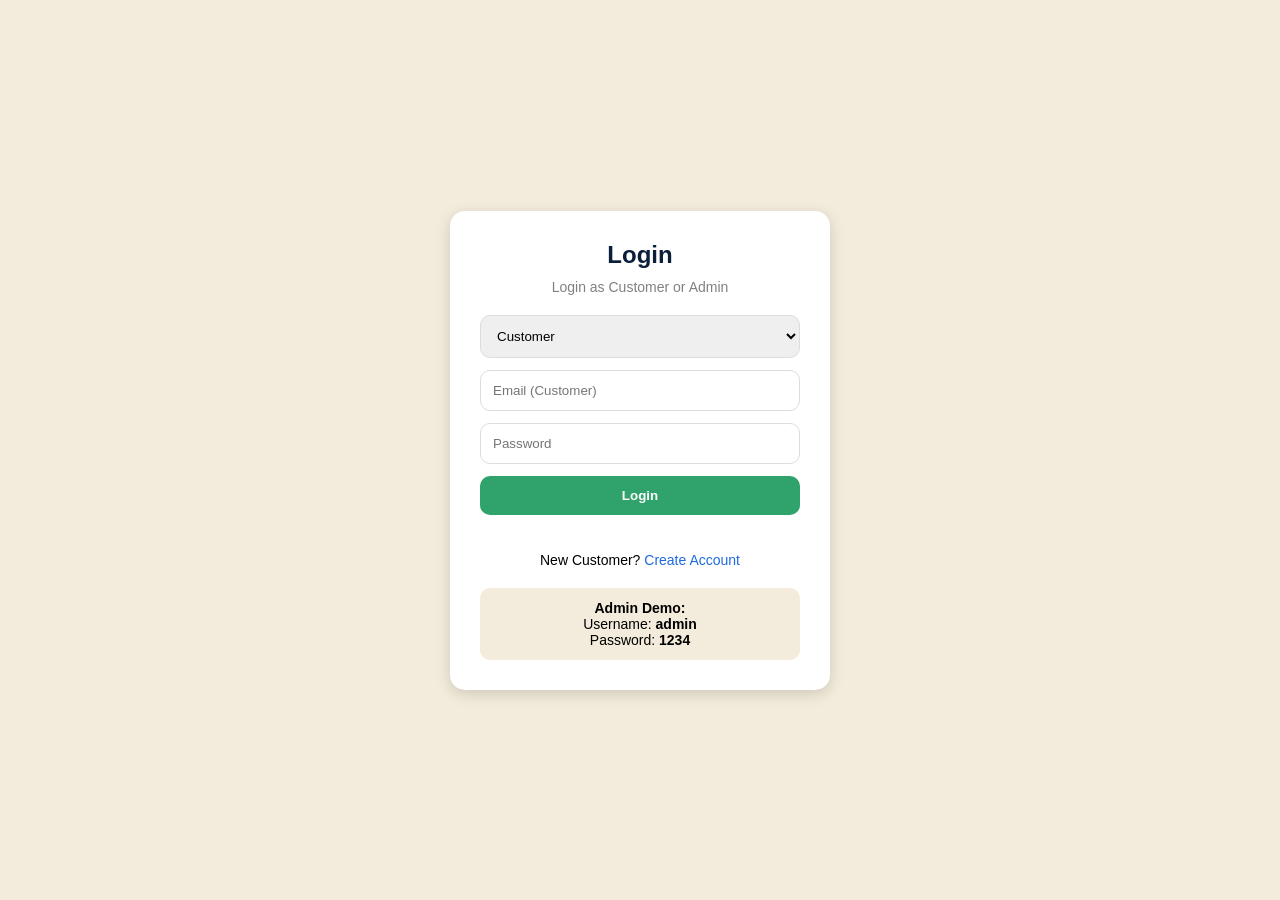
<file: customer-dashboard.html>
<!DOCTYPE html>
<html lang="en">
<head>
  <meta charset="UTF-8" />
  <meta name="viewport" content="width=device-width, initial-scale=1.0" />
  <title>My Account - Online Store</title>
  <link rel="stylesheet" href="register.css" />
</head>
<body>
  <div class="container customer-dash">
    <h2>My Account</h2>
    <p class="subtitle">Signed in as <span id="customerEmailDisplay"></span></p>

    <p class="link"><a href="index.html">Back to Store</a></p>

    <h3 class="dash-section-title">My Orders</h3>
    <div id="customerOrdersContainer" class="customer-orders"></div>

    <button type="button" id="customerDashLogoutBtn">Logout</button>
  </div>

  <script src="customer-dashboard.js"></script>
</body>
</html>
</file>
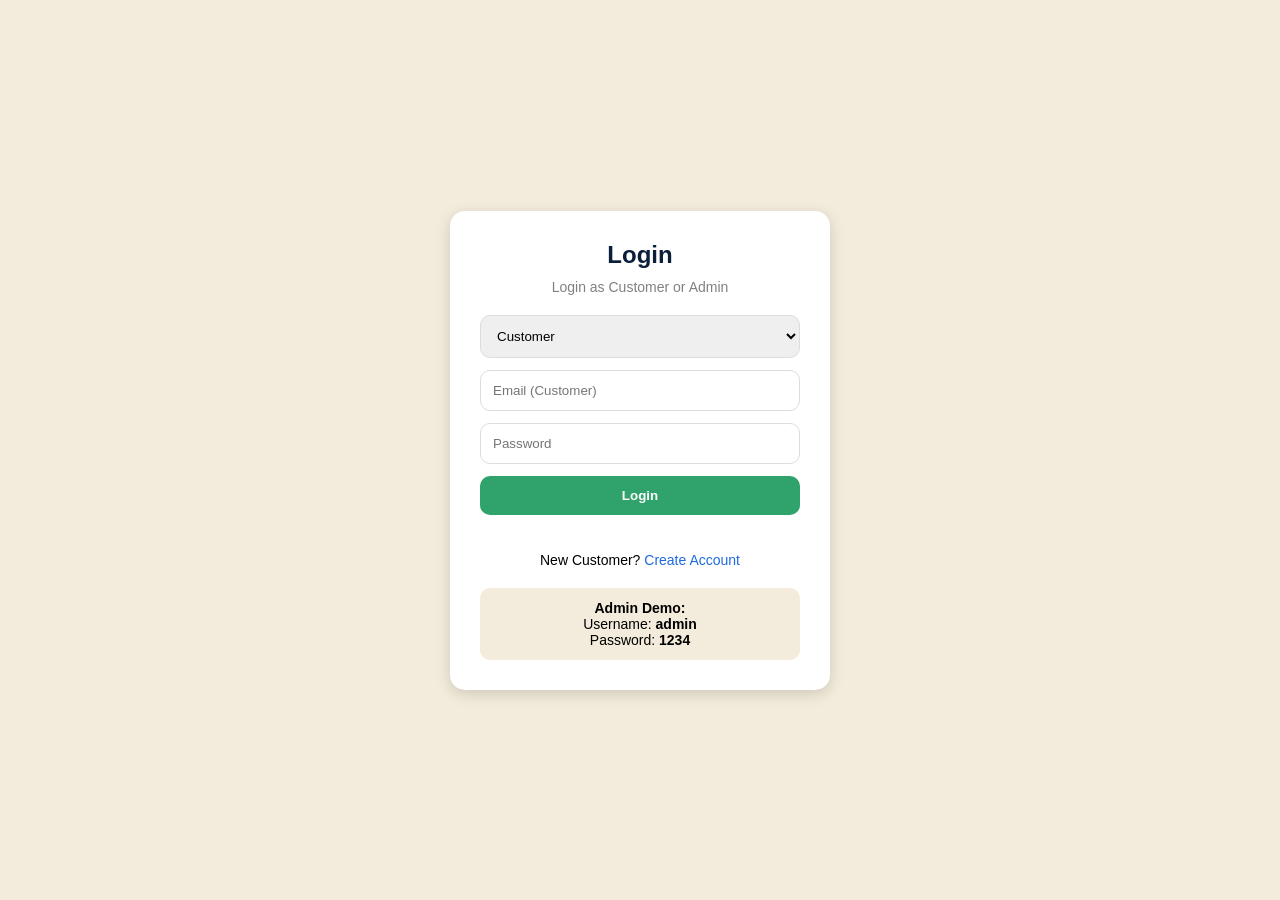
<file: dashboard.html>
<!DOCTYPE html>
<html lang="en">
<head>
  <meta charset="UTF-8" />
  <meta name="viewport" content="width=device-width, initial-scale=1.0" />
  <title>Dashboard - Online Store</title>
  <link rel="stylesheet" href="dashboard.css" />
</head>

<body>

  <div class="dashboard">

    <!-- SIDEBAR -->
    <aside class="sidebar">
      <h2>Admin Panel</h2>

      <a href="#dashboard-home" class="active">Dashboard</a>
      <a href="#products">Manage Products</a>
      <a href="#orders">View Orders</a>

      <button id="logoutBtn">Logout</button>
    </aside>

    <!-- MAIN CONTENT -->
    <main class="content">
      <header class="topbar" id="dashboard-home">
        <h1>Dashboard</h1>
        <p>Welcome, <span id="adminName"></span> 👋</p>
      </header>

      <!-- STATS -->
      <section class="stats">
        <div class="stat-card">
          <h3>Total Products</h3>
          <p id="totalProducts">0</p>
        </div>

        <div class="stat-card">
          <h3>Total Orders</h3>
          <p id="totalOrders">0</p>
        </div>

        <div class="stat-card">
          <h3>Total Revenue</h3>
          <p id="totalRevenue">$0</p>
        </div>
      </section>

      <!-- ADD PRODUCT -->
      <section class="add-product" id="products">
        <h2>Add New Product</h2>

        <form id="productForm">
          <input type="text" id="productName" placeholder="Product Name" required />
          <input type="number" id="productPrice" placeholder="Price" required />
          <input type="text" id="productCategory" placeholder="Category (women/men/couple)" required />
          <input type="text" id="productImage" placeholder="Image file (example: girl.jpg)" required />
          <textarea id="productDesc" placeholder="Description" required></textarea>

          <button type="submit">Add Product</button>
        </form>

        <p id="productMsg"></p>
      </section>

      <!-- PRODUCT LIST -->
      <section class="product-list">
        <h2>Products List</h2>
        <div id="productsContainer"></div>
      </section>

      <!-- ORDERS -->
      <section class="orders" id="orders">
        <h2>Orders</h2>
        <div id="ordersContainer"></div>
      </section>

    </main>
  </div>

  <script src="catalog.js"></script>
  <script src="dashboard.js"></script>
</body>
</html>
</file>
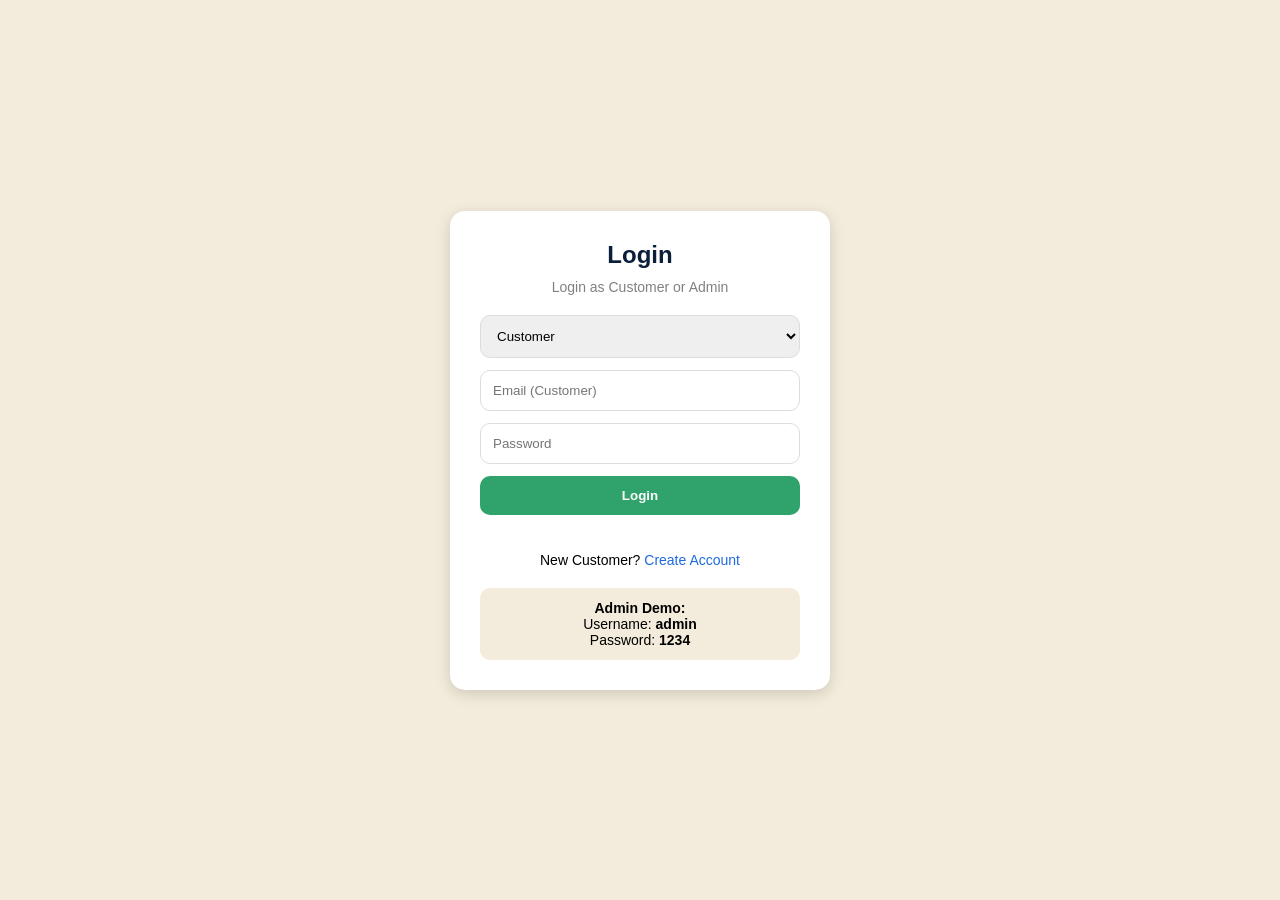
<file: login.html>
<!DOCTYPE html>
<html lang="en">
<head>
  <meta charset="UTF-8" />
  <meta name="viewport" content="width=device-width, initial-scale=1.0" />
  <title>Login - Online Store</title>
  <link rel="stylesheet" href="login.css" />
</head>

<body>

  <div class="login-container">
    <h2>Login</h2>
    <p class="subtitle">Login as Customer or Admin</p>

    <form id="loginForm">

      <!-- ROLE SELECT -->
      <select id="role" required>
        <option value="customer">Customer</option>
        <option value="admin">Admin</option>
      </select>

      <input type="email" id="email" placeholder="Email (Customer)" />
      <input type="text" id="username" placeholder="Username (Admin)" style="display:none;" />

      <input type="password" id="password" placeholder="Password" required />

      <button type="submit">Login</button>

      <p id="loginMsg"></p>
    </form>

    <p class="register-link">
      New Customer? <a href="register.html">Create Account</a>
    </p>

    <div class="demo-info">
      <p><b>Admin Demo:</b></p>
      <p>Username: <b>admin</b></p>
      <p>Password: <b>1234</b></p>
    </div>
  </div>

  <script src="login.js"></script>
</body>
</html>
</file>
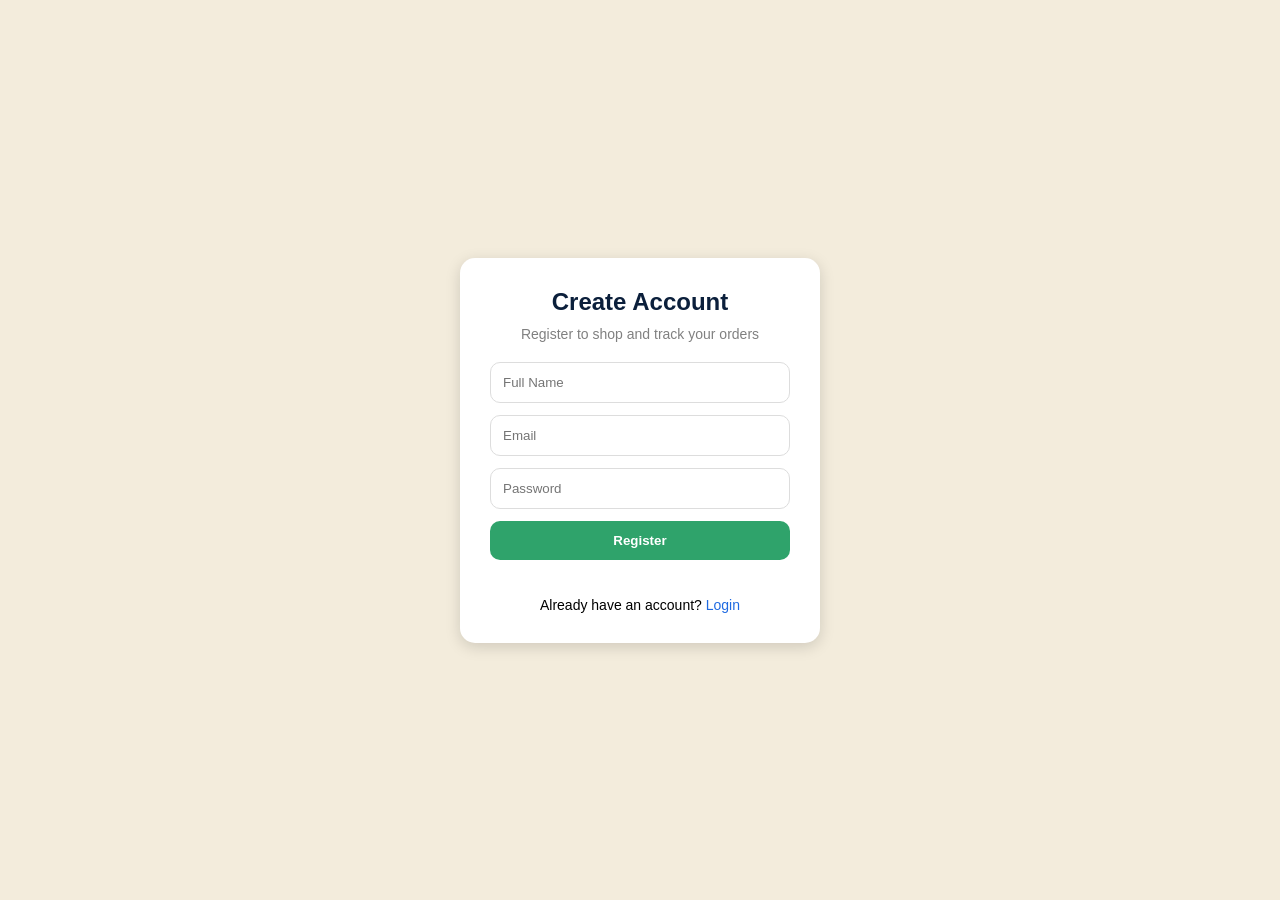
<file: register.html>
<!DOCTYPE html>
<html lang="en">
<head>
  <meta charset="UTF-8" />
  <meta name="viewport" content="width=device-width, initial-scale=1.0" />
  <title>Register - Online Store</title>
  <link rel="stylesheet" href="register.css" />
</head>

<body>
  <div class="container">
    <h2>Create Account</h2>
    <p class="subtitle">Register to shop and track your orders</p>

    <form id="registerForm">
      <input type="text" id="fullName" placeholder="Full Name" required />
      <input type="email" id="email" placeholder="Email" required />
      <input type="password" id="password" placeholder="Password" required />

      <button type="submit">Register</button>
      <p id="msg"></p>
    </form>

    <p class="link">
      Already have an account? <a href="login.html">Login</a>
    </p>
  </div>

  <script src="register.js"></script>
</body>
</html>
</file>
<file: register.css>
* {
  margin: 0;
  padding: 0;
  box-sizing: border-box;
  font-family: Arial, sans-serif;
}

body {
  background: #f3ecdc;
  height: 100vh;
  display: flex;
  justify-content: center;
  align-items: center;
}

.container {
  background: white;
  width: 360px;
  padding: 30px;
  border-radius: 15px;
  text-align: center;
  box-shadow: 0 4px 15px rgba(0,0,0,0.15);
}

.container h2 {
  color: #0b1f3b;
  margin-bottom: 10px;
}

.subtitle {
  font-size: 14px;
  color: gray;
  margin-bottom: 20px;
}

form {
  display: flex;
  flex-direction: column;
  gap: 12px;
}

input {
  padding: 12px;
  border-radius: 10px;
  border: 1px solid #ddd;
  outline: none;
}

button {
  padding: 12px;
  border: none;
  border-radius: 10px;
  background: #2fa36b;
  color: white;
  cursor: pointer;
  font-weight: bold;
}

button:hover {
  background: #1f6ae1;
}

#msg {
  margin-top: 10px;
  font-weight: bold;
}

.link {
  margin-top: 15px;
  font-size: 14px;
}

.link a {
  color: #1f6ae1;
  text-decoration: none;
}

/* Customer dashboard (reuses .container) */
body:has(.customer-dash) {
  align-items: flex-start;
  padding: 24px 12px;
  min-height: 100vh;
  height: auto;
}

.customer-dash {
  width: 100%;
  max-width: 480px;
  max-height: none;
  text-align: left;
}

.customer-dash h2,
.customer-dash > .subtitle,
.customer-dash > .link {
  text-align: center;
}

.dash-section-title {
  margin: 20px 0 10px;
  font-size: 1rem;
  color: #0b1f3b;
}

.customer-orders {
  max-height: 50vh;
  overflow-y: auto;
  text-align: left;
  font-size: 14px;
  margin-bottom: 16px;
}

.customer-order-card {
  background: #f9f9f9;
  border-radius: 10px;
  padding: 12px;
  margin-bottom: 10px;
}

.customer-order-card ul {
  margin: 6px 0 0 18px;
}

.customer-dash button {
  width: 100%;
  margin-top: 8px;
}
</file>
<file: dashboard.css>
* {
  margin: 0;
  padding: 0;
  box-sizing: border-box;
  font-family: Arial, sans-serif;
}

body {
  background: #f3ecdc;
}

.dashboard {
  min-height: 100vh;
}

/* SIDEBAR */
.sidebar {
  width: 250px;
  background: #0b1f3b;
  color: white;
  padding: 20px;
  position: fixed;
  top: 0;
  left: 0;
  height: 100vh;
  display: flex;
  flex-direction: column;
  gap: 15px;
}

.sidebar h2 {
  margin-bottom: 20px;
  text-align: center;
}

.sidebar a {
  text-decoration: none;
  color: white;
  padding: 12px;
  border-radius: 10px;
  background: rgba(255,255,255,0.1);
}

.sidebar a:hover {
  background: #2fa36b;
}

.sidebar a.active {
  background: #2fa36b;
}

.sidebar button {
  margin-top: auto;
  padding: 12px;
  border: none;
  border-radius: 10px;
  background: red;
  color: white;
  cursor: pointer;
  font-weight: bold;
}

.sidebar button:hover {
  background: darkred;
}

/* MAIN CONTENT */
.content {
  margin-left: 250px;   /* pushes content away from sidebar */
  padding: 25px;
  width: calc(100% - 250px);
}

.topbar {
  background: white;
  padding: 15px;
  border-radius: 12px;
  margin-bottom: 20px;
  box-shadow: 0 3px 10px rgba(0,0,0,0.1);
}

.topbar h1 {
  color: #0b1f3b;
}

/* STATS */
.stats {
  display: flex;
  gap: 15px;
  flex-wrap: wrap;
  margin-bottom: 30px;
}

.stat-card {
  flex: 1;
  min-width: 200px;
  background: white;
  padding: 20px;
  border-radius: 12px;
  text-align: center;
  box-shadow: 0 3px 10px rgba(0,0,0,0.1);
}

.stat-card h3 {
  margin-bottom: 10px;
  color: #0b1f3b;
}

.stat-card p {
  font-size: 24px;
  font-weight: bold;
  color: #2fa36b;
}

/* ADD PRODUCT */
.add-product {
  background: white;
  padding: 20px;
  border-radius: 12px;
  margin-bottom: 25px;
  box-shadow: 0 3px 10px rgba(0,0,0,0.1);
}

.add-product h2 {
  margin-bottom: 15px;
  color: #0b1f3b;
}

.add-product form {
  display: flex;
  flex-direction: column;
  gap: 10px;
}

.add-product input,
.add-product textarea {
  padding: 12px;
  border-radius: 10px;
  border: 1px solid #ddd;
  outline: none;
}

.add-product textarea {
  height: 90px;
  resize: none;
}

.add-product button {
  padding: 12px;
  border: none;
  border-radius: 10px;
  background: #2fa36b;
  color: white;
  cursor: pointer;
  font-weight: bold;
}

.add-product button:hover {
  background: #1f6ae1;
}

#productMsg {
  margin-top: 10px;
  font-weight: bold;
}

/* PRODUCTS LIST */
.product-list {
  background: white;
  padding: 20px;
  border-radius: 12px;
  margin-bottom: 25px;
  box-shadow: 0 3px 10px rgba(0,0,0,0.1);
}

.product-card {
  display: flex;
  justify-content: space-between;
  align-items: center;
  border-bottom: 1px solid #eee;
  padding: 12px 0;
}

.product-card img {
  width: 50px;
  height: 50px;
  border-radius: 8px;
  object-fit: cover;
}

.product-card button {
  padding: 8px 12px;
  border: none;
  border-radius: 8px;
  background: red;
  color: white;
  cursor: pointer;
}

.product-card button:hover {
  background: darkred;
}

/* ORDERS */
.orders {
  background: white;
  padding: 20px;
  border-radius: 12px;
  box-shadow: 0 3px 10px rgba(0,0,0,0.1);
}

.order-card {
  background: #f8fafc;
  border: 1px solid #e6ebf2;
  border-radius: 14px;
  padding: 16px;
  margin-bottom: 14px;
  transition: transform 0.2s ease, box-shadow 0.2s ease;
}

.order-card:hover {
  transform: translateY(-2px);
  box-shadow: 0 8px 18px rgba(11, 31, 59, 0.12);
}

.order-card-header {
  display: flex;
  justify-content: space-between;
  align-items: flex-start;
  gap: 12px;
}

.order-id {
  margin: 0;
  font-weight: 700;
  color: #0b1f3b;
}

.order-date {
  margin: 4px 0 0;
  font-size: 13px;
  color: #64748b;
}

.order-total {
  margin: 0;
  font-size: 20px;
  font-weight: 700;
  color: #2fa36b;
}

.order-meta {
  display: flex;
  gap: 8px;
  flex-wrap: wrap;
  margin: 12px 0;
}

.order-chip {
  font-size: 12px;
  font-weight: 600;
  padding: 6px 10px;
  border-radius: 999px;
  background: #dbeafe;
  color: #1e3a8a;
}

.order-chip--payment {
  background: #dcfce7;
  color: #166534;
}

.order-details {
  display: grid;
  grid-template-columns: repeat(auto-fit, minmax(180px, 1fr));
  gap: 8px 14px;
  margin-bottom: 12px;
}

.order-details p {
  margin: 0;
  font-size: 14px;
  color: #334155;
}

.order-items-wrap {
  background: white;
  border: 1px solid #edf2f7;
  border-radius: 10px;
  padding: 10px 12px;
}

.order-items-title {
  margin: 0 0 8px;
  font-size: 13px;
  font-weight: 700;
  color: #0b1f3b;
  text-transform: uppercase;
  letter-spacing: 0.04em;
}

.order-items-list {
  list-style: none;
  margin: 0;
  padding: 0;
}

.order-items-list li {
  display: flex;
  justify-content: space-between;
  gap: 10px;
  padding: 7px 0;
  border-bottom: 1px dashed #e2e8f0;
  font-size: 14px;
  color: #1f2937;
}

.order-items-list li:last-child {
  border-bottom: none;
  padding-bottom: 0;
}

.orders-empty {
  border: 1px dashed #cbd5e1;
  border-radius: 12px;
  text-align: center;
  padding: 28px 20px;
  background: #f8fafc;
}

.orders-empty h3 {
  margin: 0 0 8px;
  color: #0b1f3b;
}

.orders-empty p {
  margin: 0;
  color: #64748b;
}

/* RESPONSIVE */
@media (max-width: 768px) {
  .dashboard {
    flex-direction: column;
  }

  .sidebar {
    width: 100%;
    flex-direction: row;
    flex-wrap: wrap;
    justify-content: center;
  }

  .sidebar button {
    width: 100%;
  }

  .order-card {
    padding: 14px;
  }

  .order-total {
    font-size: 18px;
  }

  .order-items-list li {
    flex-direction: column;
    align-items: flex-start;
    gap: 2px;
  }
}
</file>
<file: login.css>
* {
  margin: 0;
  padding: 0;
  box-sizing: border-box;
  font-family: Arial, sans-serif;
}

body {
  background: #f3ecdc;
  height: 100vh;
  display: flex;
  justify-content: center;
  align-items: center;
}

.login-container {
  background: white;
  width: 380px;
  padding: 30px;
  border-radius: 15px;
  box-shadow: 0 4px 15px rgba(0,0,0,0.15);
  text-align: center;
}

.login-container h2 {
  margin-bottom: 10px;
  color: #0b1f3b;
}

.subtitle {
  font-size: 14px;
  color: gray;
  margin-bottom: 20px;
}

form {
  display: flex;
  flex-direction: column;
  gap: 12px;
}

input, select {
  padding: 12px;
  border-radius: 10px;
  border: 1px solid #ddd;
  outline: none;
}

button {
  padding: 12px;
  border: none;
  border-radius: 10px;
  background: #2fa36b;
  color: white;
  cursor: pointer;
  font-weight: bold;
}

button:hover {
  background: #1f6ae1;
}

#loginMsg {
  margin-top: 10px;
  font-weight: bold;
}

.register-link {
  margin-top: 15px;
  font-size: 14px;
}

.register-link a {
  color: #1f6ae1;
  text-decoration: none;
}

.demo-info {
  margin-top: 20px;
  background: #f3ecdc;
  padding: 12px;
  border-radius: 10px;
  font-size: 14px;
}
</file>
